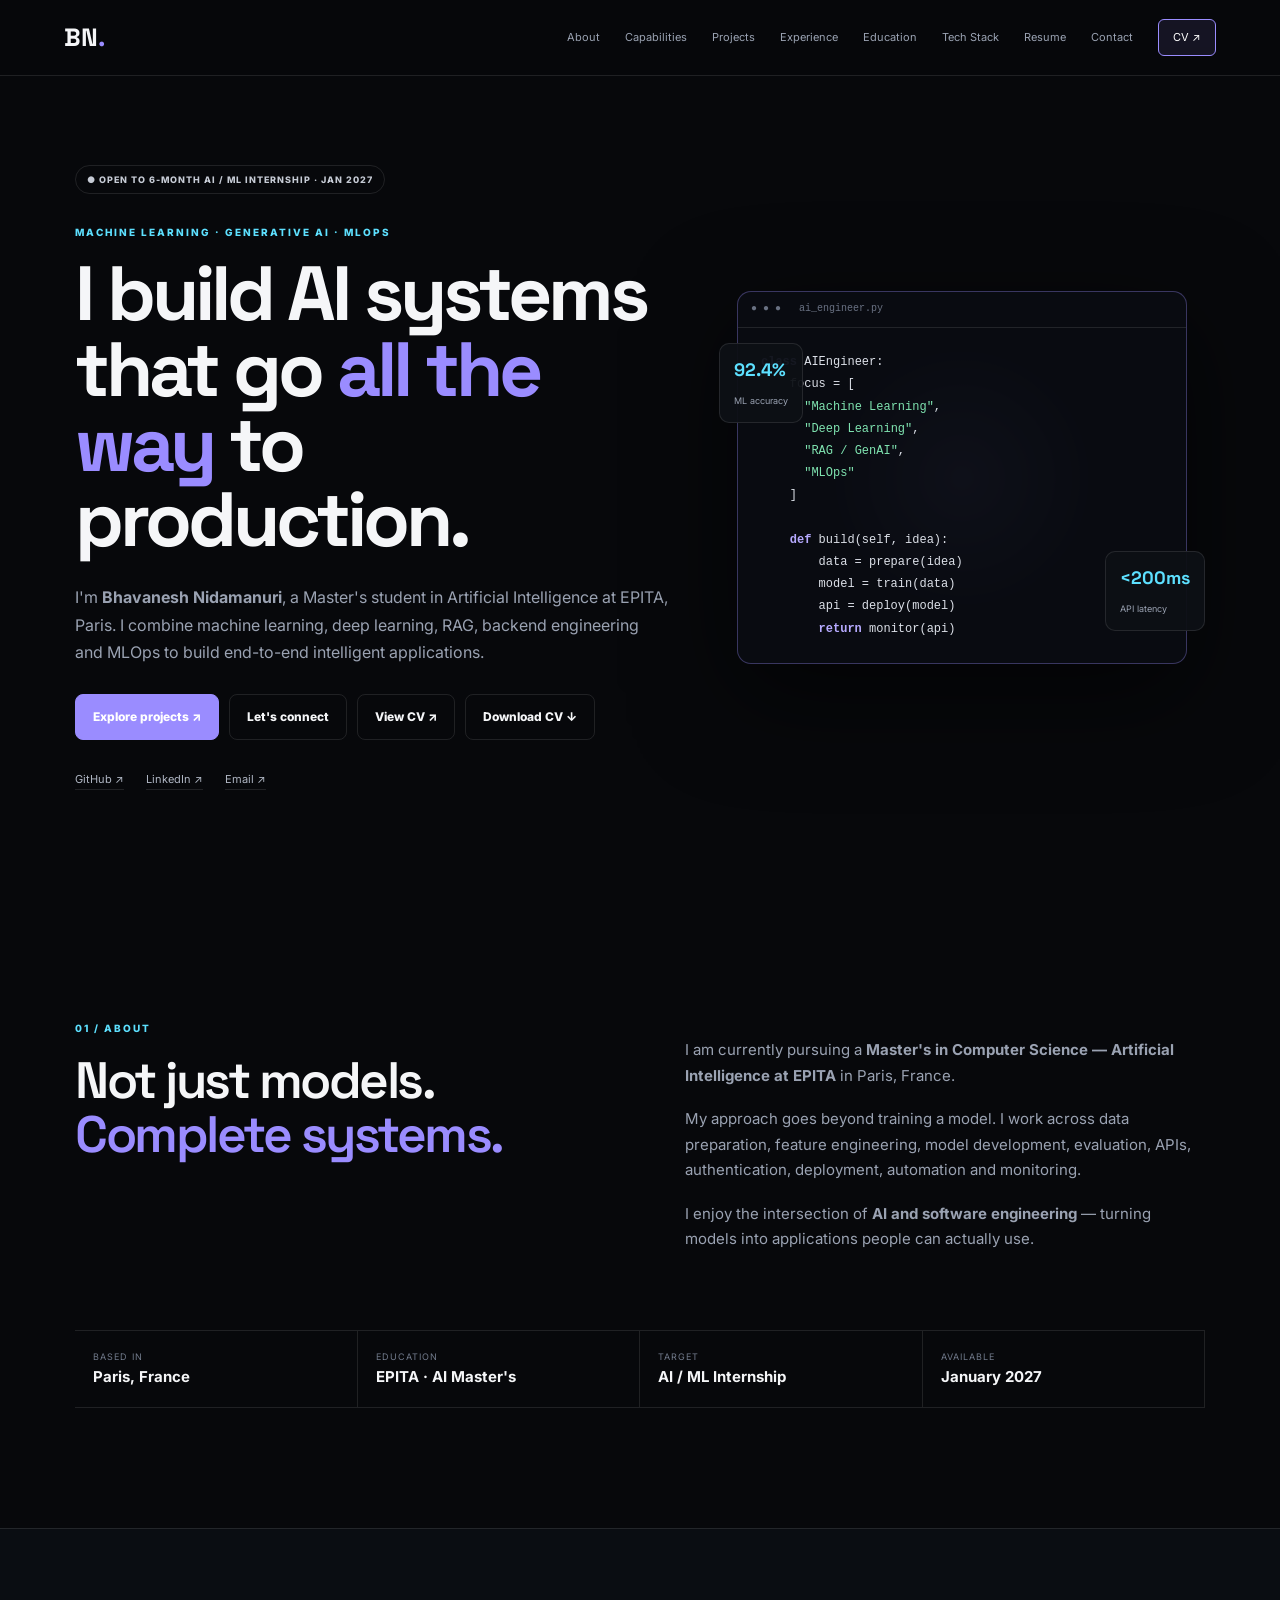
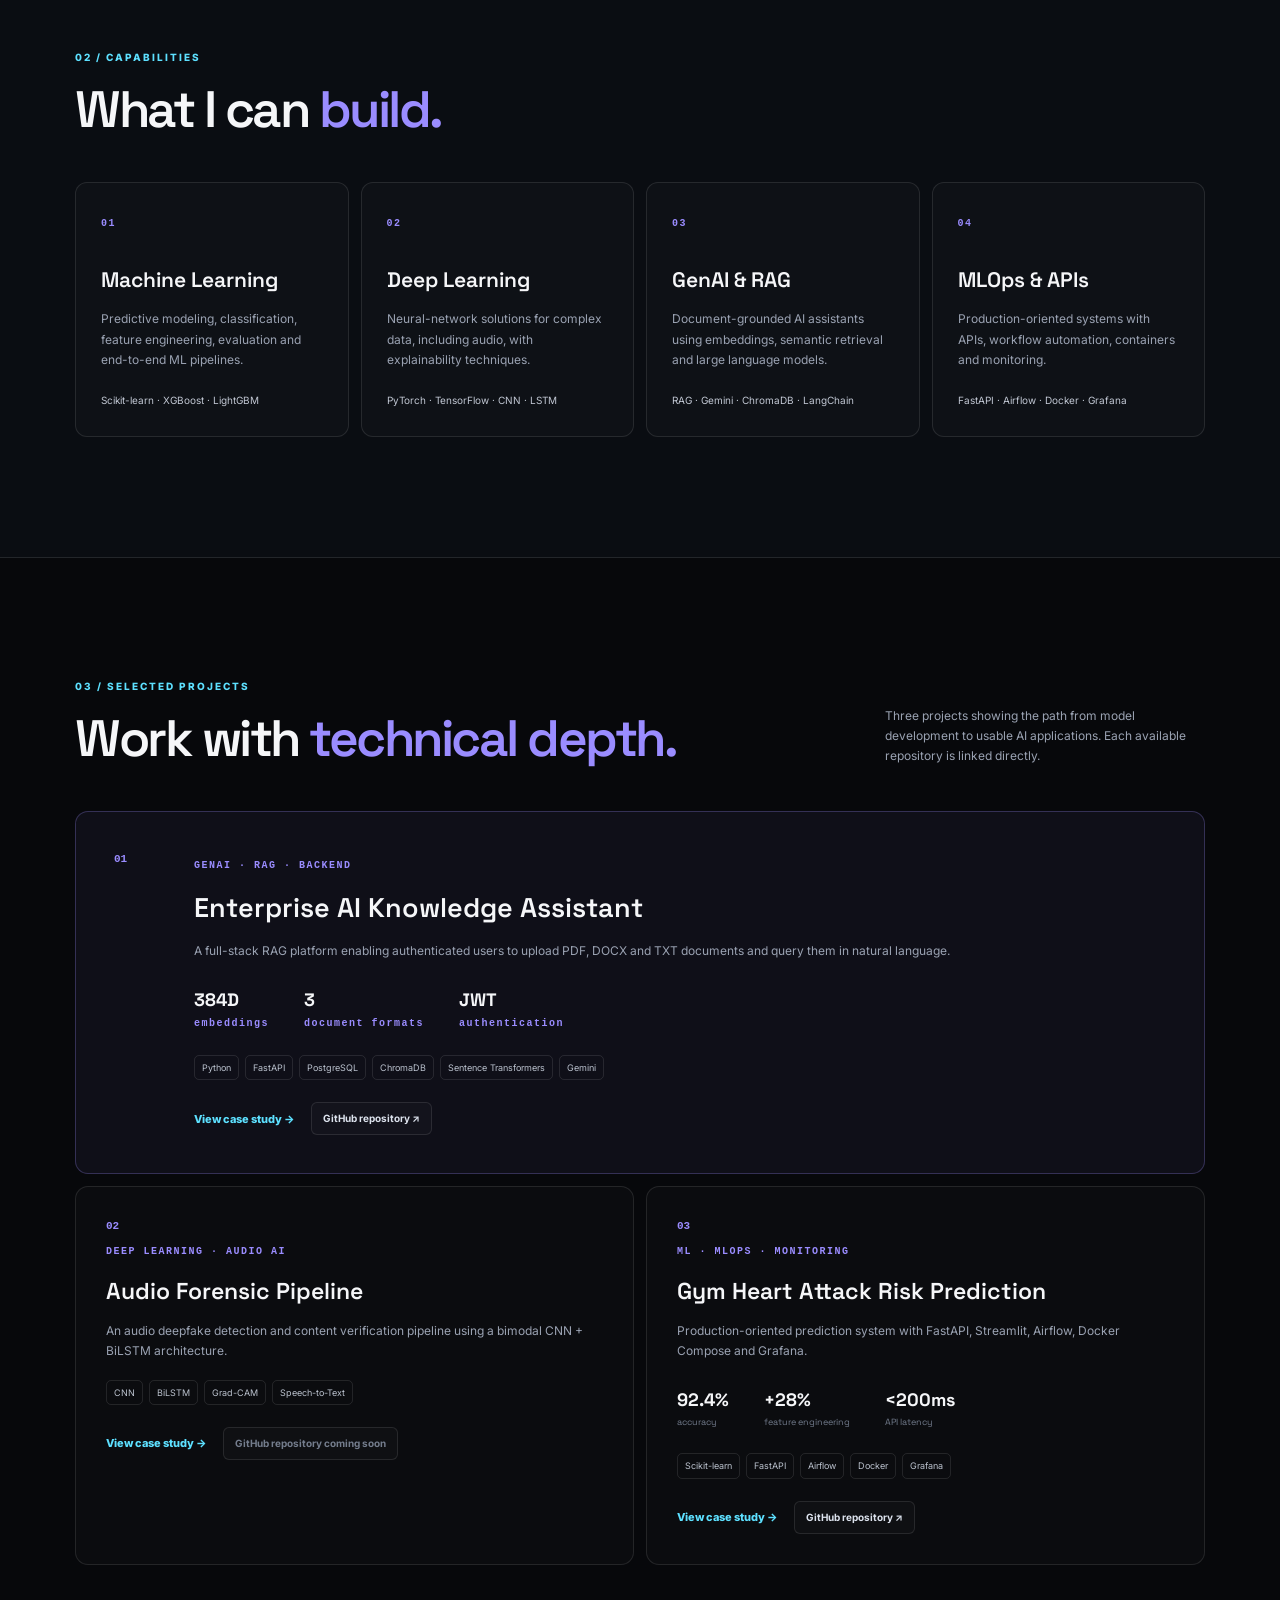
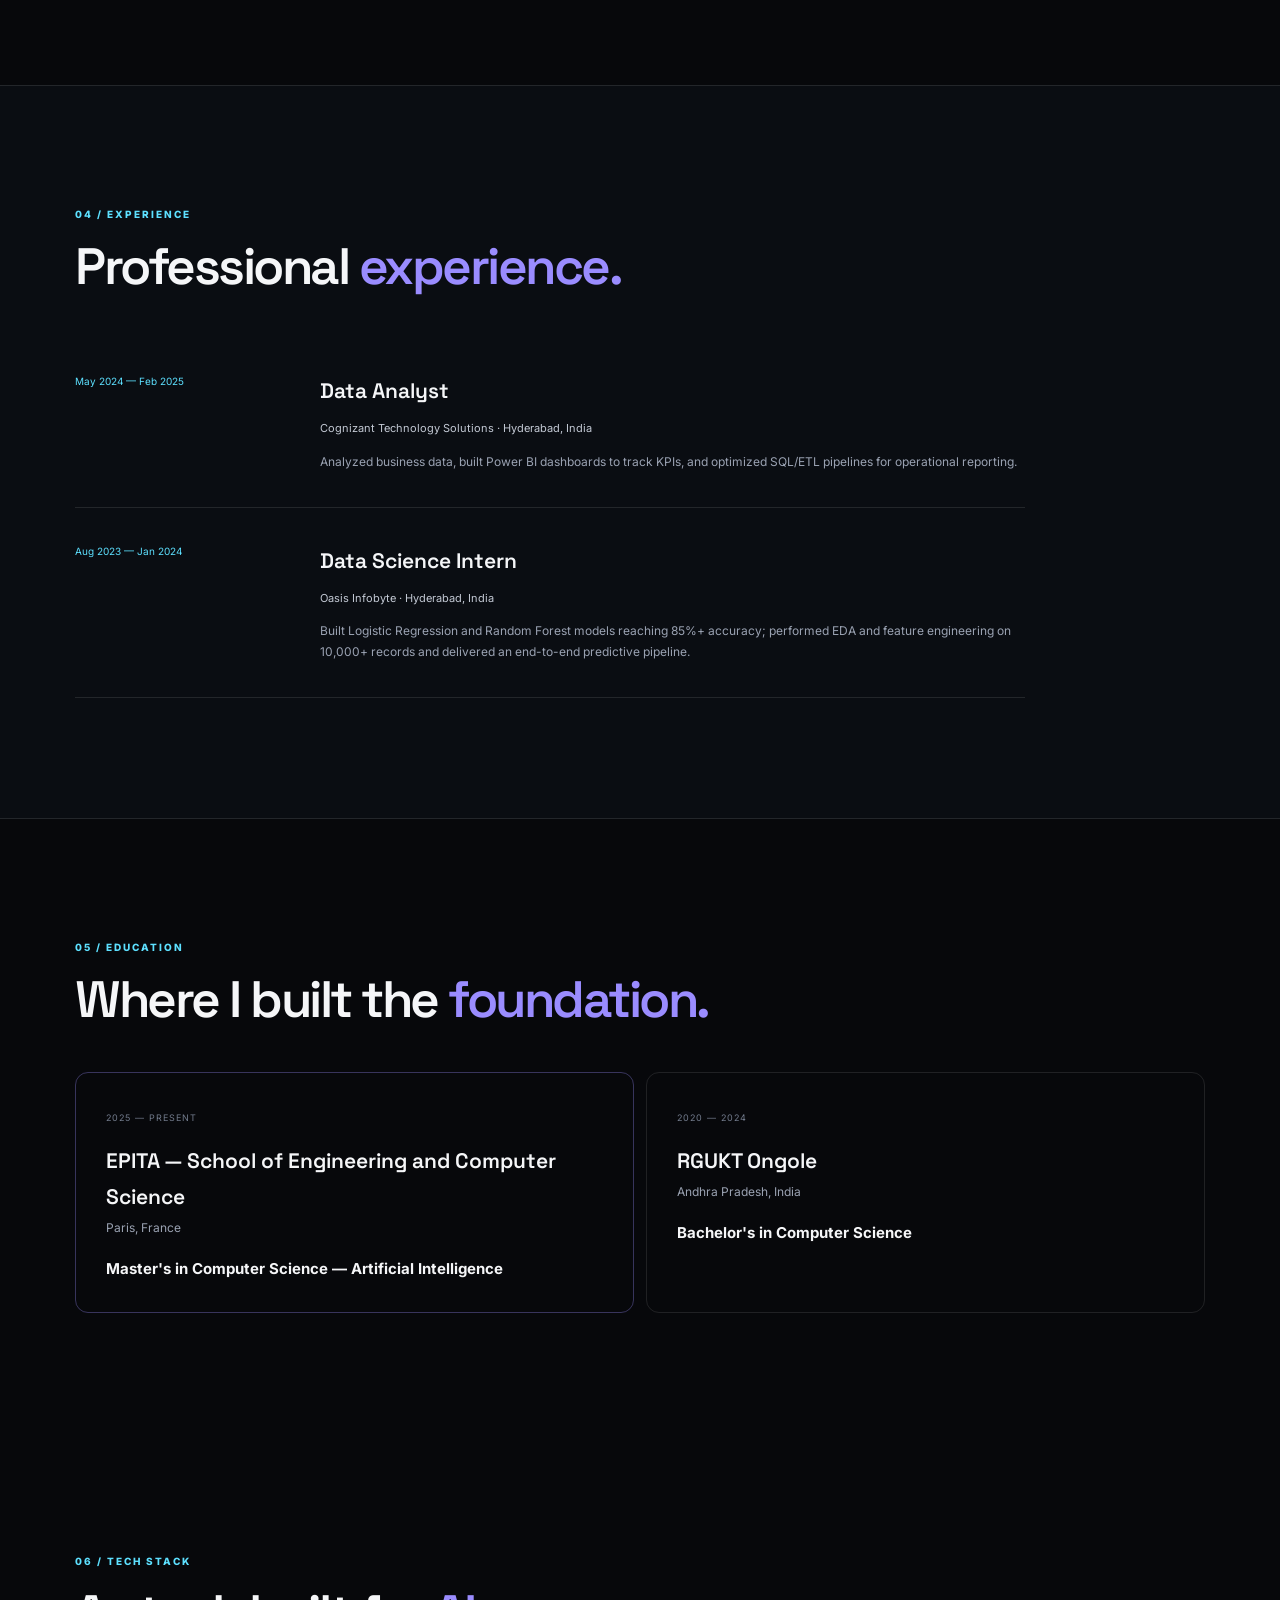
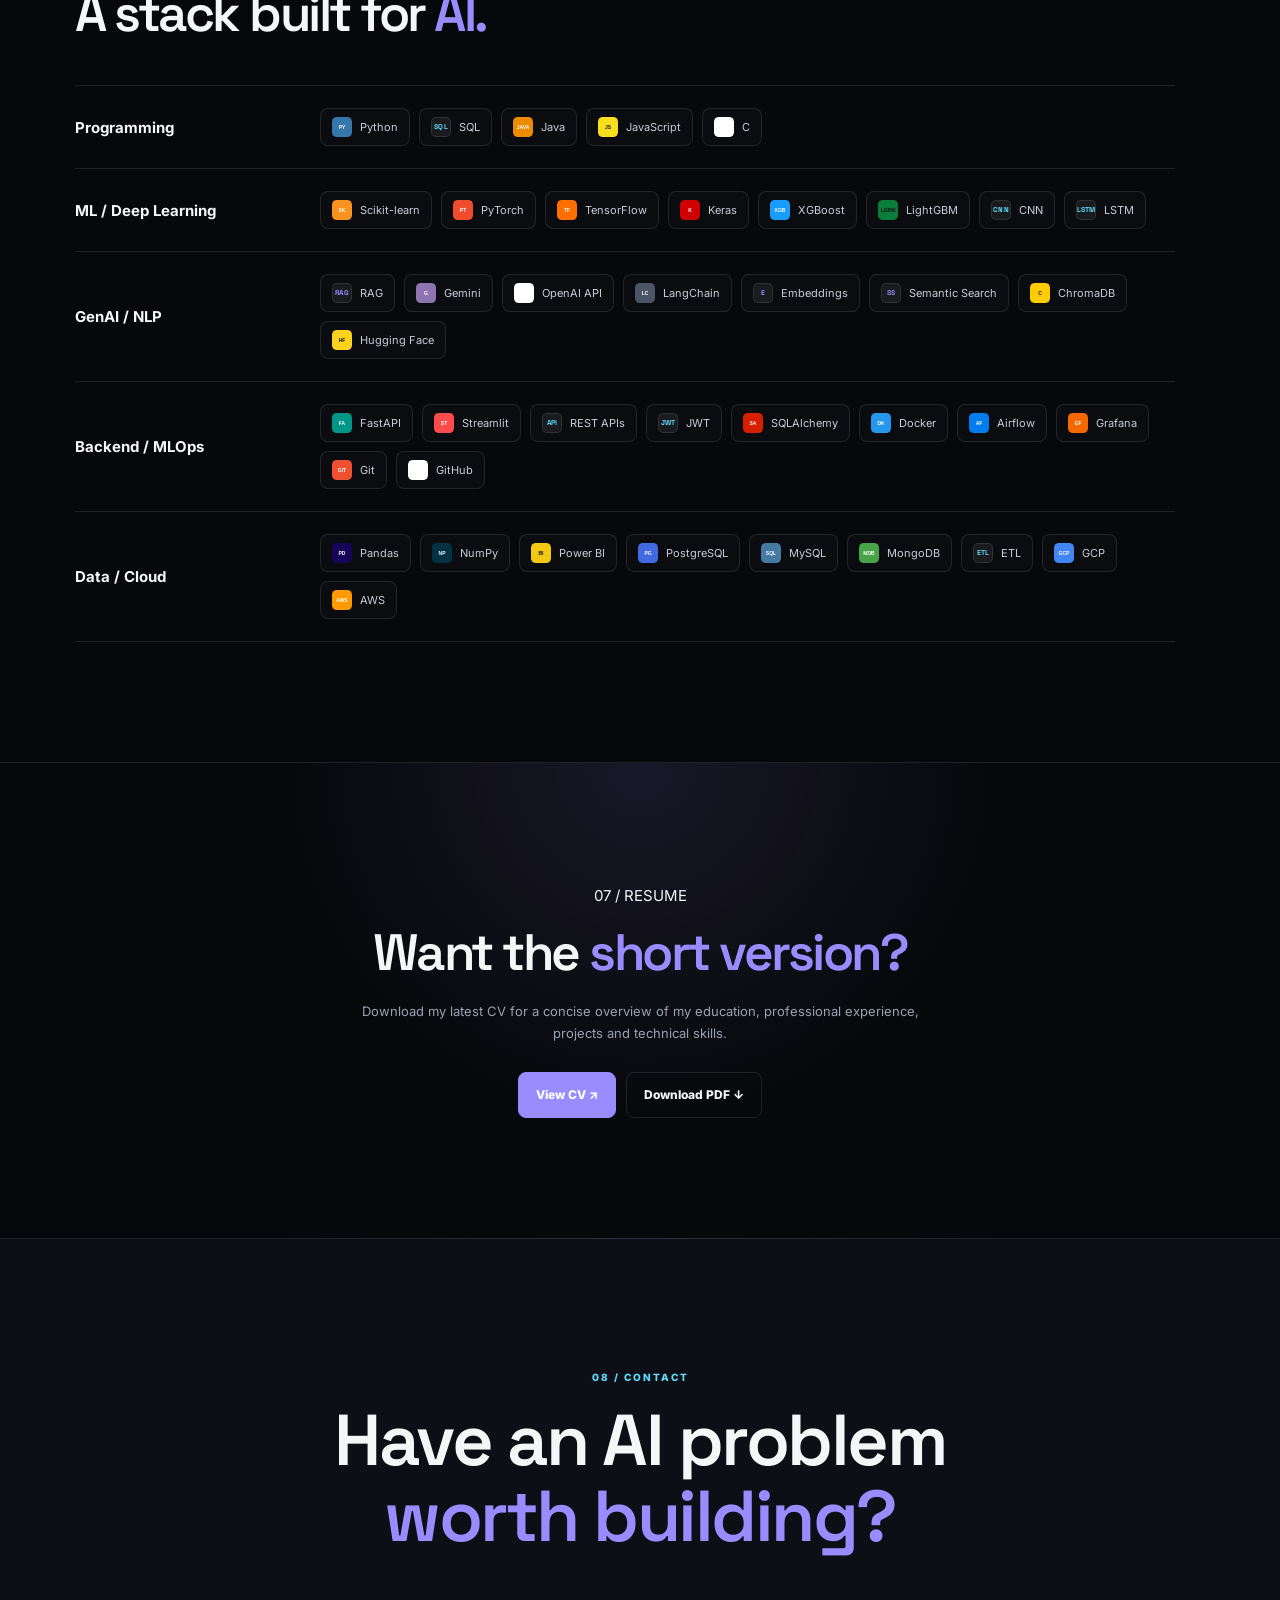
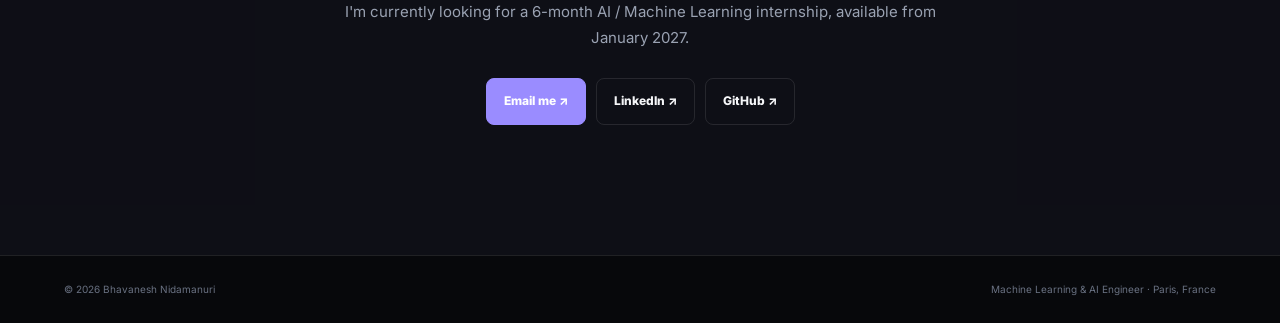
<file: index.html>
<!DOCTYPE html>
<html lang="en">

<head>

    <!-- =========================================================
         BASIC PAGE INFORMATION
    ========================================================== -->

    <meta charset="UTF-8">

    <meta
        name="viewport"
        content="width=device-width, initial-scale=1.0"
    >

    <meta
        name="description"
        content="Bhavanesh Nidamanuri — Machine Learning & AI Engineer portfolio."
    >

    <title>Bhavanesh Nidamanuri | AI Engineer</title>


    <!-- =========================================================
         GOOGLE FONTS
    ========================================================== -->

    <link rel="preconnect" href="https://fonts.googleapis.com">

    <link
        rel="preconnect"
        href="https://fonts.gstatic.com"
        crossorigin
    >

    <link
        href="https://fonts.googleapis.com/css2?family=Inter:wght@400;500;600;700;800&family=Space+Grotesk:wght@500;600;700&display=swap"
        rel="stylesheet"
    >


    <!-- =========================================================
         MAIN CSS
    ========================================================== -->

    <link rel="stylesheet" href="css/style.css">

</head>


<body>


    <!-- =========================================================
         NAVIGATION BAR
    ========================================================== -->

    <header>

        <!-- Logo -->
        <a class="logo" href="#home">
            BN<span>.</span>
        </a>


        <!-- Mobile Menu Button -->
        <button
            class="menu"
            type="button"
            aria-label="Open navigation menu"
        >
            ☰
        </button>


        <!-- Navigation Links -->
        <nav>

            <a href="#about">
                About
            </a>

            <a href="#capabilities">
                Capabilities
            </a>

            <a href="#projects">
                Projects
            </a>

            <a href="#experience">
                Experience
            </a>

            <a href="#education">
                Education
            </a>

            <a href="#tech-stack">
                Tech Stack
            </a>

            <a href="#resume">
                Resume
            </a>

            <a href="#contact">
                Contact
            </a>

            <a
                class="nav-cv"
                href="assets/resume/Bhavanesh_Nidamanuri_CV.pdf"
                target="_blank"
                rel="noopener"
            >
                CV ↗
            </a>

        </nav>

    </header>



    <!-- =========================================================
         MAIN CONTENT
    ========================================================== -->

    <main id="home">


        <!-- =====================================================
             HERO SECTION
        ====================================================== -->

        <section class="hero">

            <!-- Hero Text -->
            <div>

                <div class="availability">
                    ● OPEN TO 6-MONTH AI / ML INTERNSHIP · JAN 2027
                </div>


                <p class="kicker">
                    MACHINE LEARNING · GENERATIVE AI · MLOPS
                </p>


                <h1>
                    I build AI systems that go
                    <em>all the way</em>
                    to production.
                </h1>


                <p class="lead">

                    I'm
                    <strong>Bhavanesh Nidamanuri</strong>,
                    a Master's student in Artificial Intelligence at
                    EPITA, Paris.

                    I combine machine learning, deep learning,
                    RAG, backend engineering and MLOps to build
                    end-to-end intelligent applications.

                </p>


                <!-- Hero Buttons -->
                <div class="actions">

                    <a
                        class="btn primary"
                        href="#projects"
                    >
                        Explore projects ↗
                    </a>


                    <a
                        class="btn"
                        href="#contact"
                    >
                        Let's connect
                    </a>


                    <a
                        class="btn"
                        href="assets/resume/Bhavanesh_Nidamanuri_CV.pdf"
                        target="_blank"
                        rel="noopener"
                    >
                        View CV ↗
                    </a>


                    <a
                        class="btn"
                        href="assets/resume/Bhavanesh_Nidamanuri_CV.pdf"
                        download="Bhavanesh_Nidamanuri_CV.pdf"
                    >
                        Download CV ↓
                    </a>

                </div>


                <!-- Social Links -->
                <div class="links">

                    <a
                        href="https://github.com/bhavaneshn2002"
                        target="_blank"
                        rel="noopener"
                    >
                        GitHub ↗
                    </a>


                    <a
                        href="https://www.linkedin.com/in/bhavaneshnidamanuri"
                        target="_blank"
                        rel="noopener"
                    >
                        LinkedIn ↗
                    </a>


                    <a href="mailto:bhavaneshn2002@gmail.com">
                        Email ↗
                    </a>

                </div>

            </div>



            <!-- Hero Visual -->
            <div class="visual">

                <div class="orb"></div>


                <div class="code">

                    <div class="bar">
                        ● ● ● &nbsp; ai_engineer.py
                    </div>


                    <pre><b>class</b> AIEngineer:
    focus = [
      <i>"Machine Learning"</i>,
      <i>"Deep Learning"</i>,
      <i>"RAG / GenAI"</i>,
      <i>"MLOps"</i>
    ]

    <b>def</b> build(self, idea):
        data = prepare(idea)
        model = train(data)
        api = deploy(model)
        <b>return</b> monitor(api)</pre>

                </div>


                <!-- Floating Metric 1 -->
                <div class="float one">

                    <b>92.4%</b>

                    <small>
                        ML accuracy
                    </small>

                </div>


                <!-- Floating Metric 2 -->
                <div class="float two">

                    <b>&lt;200ms</b>

                    <small>
                        API latency
                    </small>

                </div>

            </div>

        </section>



        <!-- =====================================================
             ABOUT SECTION
        ====================================================== -->

        <section
            class="section"
            id="about"
        >

            <label>
                01 / ABOUT
            </label>


            <div class="split">

                <h2>
                    Not just models.
                    <br>
                    <span>Complete systems.</span>
                </h2>


                <div class="prose">

                    <p>

                        I am currently pursuing a
                        <strong>
                            Master's in Computer Science —
                            Artificial Intelligence at EPITA
                        </strong>
                        in Paris, France.

                    </p>


                    <p>

                        My approach goes beyond training a model.
                        I work across data preparation,
                        feature engineering, model development,
                        evaluation, APIs, authentication,
                        deployment, automation and monitoring.

                    </p>


                    <p>

                        I enjoy the intersection of
                        <strong>AI and software engineering</strong>
                        — turning models into applications
                        people can actually use.

                    </p>

                </div>

            </div>


            <!-- Quick Facts -->

            <div class="facts">

                <div>

                    <small>
                        Based in
                    </small>

                    <b>
                        Paris, France
                    </b>

                </div>


                <div>

                    <small>
                        Education
                    </small>

                    <b>
                        EPITA · AI Master's
                    </b>

                </div>


                <div>

                    <small>
                        Target
                    </small>

                    <b>
                        AI / ML Internship
                    </b>

                </div>


                <div>

                    <small>
                        Available
                    </small>

                    <b>
                        January 2027
                    </b>

                </div>

            </div>

        </section>



        <!-- =====================================================
             CAPABILITIES SECTION
        ====================================================== -->

        <section
            class="section dark"
            id="capabilities"
        >

            <label>
                02 / CAPABILITIES
            </label>


            <h2>
                What I can
                <span>build.</span>
            </h2>


            <div class="cards">


                <!-- Machine Learning -->

                <article>

                    <b>01</b>

                    <h3>
                        Machine Learning
                    </h3>

                    <p>
                        Predictive modeling, classification,
                        feature engineering, evaluation and
                        end-to-end ML pipelines.
                    </p>

                    <small>
                        Scikit-learn · XGBoost · LightGBM
                    </small>

                </article>


                <!-- Deep Learning -->

                <article>

                    <b>02</b>

                    <h3>
                        Deep Learning
                    </h3>

                    <p>
                        Neural-network solutions for complex data,
                        including audio, with explainability
                        techniques.
                    </p>

                    <small>
                        PyTorch · TensorFlow · CNN · LSTM
                    </small>

                </article>


                <!-- GenAI -->

                <article>

                    <b>03</b>

                    <h3>
                        GenAI &amp; RAG
                    </h3>

                    <p>
                        Document-grounded AI assistants using
                        embeddings, semantic retrieval and
                        large language models.
                    </p>

                    <small>
                        RAG · Gemini · ChromaDB · LangChain
                    </small>

                </article>


                <!-- MLOps -->

                <article>

                    <b>04</b>

                    <h3>
                        MLOps &amp; APIs
                    </h3>

                    <p>
                        Production-oriented systems with APIs,
                        workflow automation, containers and
                        monitoring.
                    </p>

                    <small>
                        FastAPI · Airflow · Docker · Grafana
                    </small>

                </article>

            </div>

        </section>



        <!-- =====================================================
             PROJECTS SECTION
        ====================================================== -->

        <section
            class="section"
            id="projects"
        >

            <label>
                03 / SELECTED PROJECTS
            </label>


            <div class="heading">

                <h2>
                    Work with
                    <span>technical depth.</span>
                </h2>


                <p>
                    Three projects showing the path from model
                    development to usable AI applications.
                    Each available repository is linked directly.
                </p>

            </div>



            <!-- =================================================
                 PROJECT 01
            ================================================== -->

            <article class="project featured">

                <div class="num">
                    01
                </div>


                <div>

                    <small>
                        GENAI · RAG · BACKEND
                    </small>


                    <h3>
                        Enterprise AI Knowledge Assistant
                    </h3>


                    <p>
                        A full-stack RAG platform enabling
                        authenticated users to upload PDF,
                        DOCX and TXT documents and query them
                        in natural language.
                    </p>


                    <div class="metrics">

                        <b>
                            384D
                            <small>
                                embeddings
                            </small>
                        </b>


                        <b>
                            3
                            <small>
                                document formats
                            </small>
                        </b>


                        <b>
                            JWT
                            <small>
                                authentication
                            </small>
                        </b>

                    </div>


                    <div class="chips">

                        <i>Python</i>
                        <i>FastAPI</i>
                        <i>PostgreSQL</i>
                        <i>ChromaDB</i>
                        <i>Sentence Transformers</i>
                        <i>Gemini</i>

                    </div>


                    <div class="project-actions">

                        <a
                            class="case"
                            href="projects/enterprise-ai-rag.html"
                        >
                            View case study →
                        </a>

                        <a
                            class="repo"
                            href="https://github.com/bhavaneshn2002/enterprise-ai-knowledge-assistant"
                            target="_blank"
                            rel="noopener noreferrer"
                        >
                            GitHub repository ↗
                        </a>

                    </div>

                </div>

            </article>



            <!-- =================================================
                 PROJECT 02 + PROJECT 03
            ================================================== -->

            <div class="projectgrid">


                <!-- Project 02 -->

                <article class="project">

                    <div class="num">
                        02
                    </div>


                    <small>
                        DEEP LEARNING · AUDIO AI
                    </small>


                    <h3>
                        Audio Forensic Pipeline
                    </h3>


                    <p>
                        An audio deepfake detection and content
                        verification pipeline using a bimodal
                        CNN + BiLSTM architecture.
                    </p>


                    <div class="chips">

                        <i>CNN</i>
                        <i>BiLSTM</i>
                        <i>Grad-CAM</i>
                        <i>Speech-to-Text</i>

                    </div>


                    <div class="project-actions">

                        <a
                            class="case"
                            href="projects/audio-forensic.html"
                        >
                            View case study →
                        </a>

                        <span class="repo muted-repo">
                            GitHub repository coming soon
                        </span>

                    </div>

                </article>



                <!-- Project 03 -->

                <article class="project">

                    <div class="num">
                        03
                    </div>


                    <small>
                        ML · MLOPS · MONITORING
                    </small>


                    <h3>
                        Gym Heart Attack Risk Prediction
                    </h3>


                    <p>
                        Production-oriented prediction system
                        with FastAPI, Streamlit, Airflow,
                        Docker Compose and Grafana.
                    </p>


                    <div class="metrics">

                        <b>
                            92.4%
                            <small>
                                accuracy
                            </small>
                        </b>


                        <b>
                            +28%
                            <small>
                                feature engineering
                            </small>
                        </b>


                        <b>
                            &lt;200ms
                            <small>
                                API latency
                            </small>
                        </b>

                    </div>


                    <div class="chips">

                        <i>Scikit-learn</i>
                        <i>FastAPI</i>
                        <i>Airflow</i>
                        <i>Docker</i>
                        <i>Grafana</i>

                    </div>


                    <div class="project-actions">

                        <a
                            class="case"
                            href="projects/gym-mlops.html"
                        >
                            View case study →
                        </a>

                        <a
                            class="repo"
                            href="https://github.com/SalimHossain118/heart-gym-ml-prod"
                            target="_blank"
                            rel="noopener noreferrer"
                        >
                            GitHub repository ↗
                        </a>

                    </div>

                </article>

            </div>

        </section>



        <!-- =====================================================
             EXPERIENCE SECTION
        ====================================================== -->

        <section
            class="section dark"
            id="experience"
        >

            <label>
                04 / EXPERIENCE
            </label>


            <h2>
                Professional
                <span>experience.</span>
            </h2>


            <div class="timeline">


                <!-- Cognizant -->

                <article>

                    <time>
                        May 2024 — Feb 2025
                    </time>


                    <div>

                        <h3>
                            Data Analyst
                        </h3>


                        <small>
                            Cognizant Technology Solutions ·
                            Hyderabad, India
                        </small>


                        <p>
                            Analyzed business data, built Power BI
                            dashboards to track KPIs, and optimized
                            SQL/ETL pipelines for operational reporting.
                        </p>

                    </div>

                </article>



                <!-- Oasis Infobyte -->

                <article>

                    <time>
                        Aug 2023 — Jan 2024
                    </time>


                    <div>

                        <h3>
                            Data Science Intern
                        </h3>


                        <small>
                            Oasis Infobyte · Hyderabad, India
                        </small>


                        <p>
                            Built Logistic Regression and Random
                            Forest models reaching 85%+ accuracy;
                            performed EDA and feature engineering
                            on 10,000+ records and delivered an
                            end-to-end predictive pipeline.
                        </p>

                    </div>

                </article>

            </div>

        </section>



        <!-- =====================================================
             EDUCATION SECTION
        ====================================================== -->

        <section
            class="section"
            id="education"
        >

            <label>
                05 / EDUCATION
            </label>


            <h2>
                Where I built the
                <span>foundation.</span>
            </h2>


            <div class="edu">


                <!-- EPITA -->

                <article>

                    <small>
                        2025 — PRESENT
                    </small>


                    <h3>
                        EPITA — School of Engineering
                        and Computer Science
                    </h3>


                    <p>
                        Paris, France
                    </p>


                    <b>
                        Master's in Computer Science —
                        Artificial Intelligence
                    </b>

                </article>



                <!-- RGUKT -->

                <article>

                    <small>
                        2020 — 2024
                    </small>


                    <h3>
                        RGUKT Ongole
                    </h3>


                    <p>
                        Andhra Pradesh, India
                    </p>


                    <b>
                        Bachelor's in Computer Science
                    </b>

                </article>

            </div>

        </section>



        <!-- =====================================================
             TECH STACK SECTION
        ====================================================== -->

        <section
            class="section"
            id="tech-stack"
        >

            <label>
                06 / TECH STACK
            </label>


            <h2>
                A stack built for
                <span>AI.</span>
            </h2>


            <div class="skills tech-stack-grid">


                <!-- =================================================
                     PROGRAMMING
                ================================================== -->

                <div class="skill-row">

                    <b>
                        Programming
                    </b>


                    <div class="tech-list">

                        <span class="tech-item">
                            <img
                                src="assets/logos/python.svg"
                                alt="Python"
                            >
                            Python
                        </span>


                        <span class="tech-item">
                            <span class="tech-badge">
                                SQL
                            </span>
                            SQL
                        </span>


                        <span class="tech-item">
                            <img
                                src="assets/logos/openjdk.svg"
                                alt="Java"
                            >
                            Java
                        </span>


                        <span class="tech-item">
                            <img
                                src="assets/logos/javascript.svg"
                                alt="JavaScript"
                            >
                            JavaScript
                        </span>


                        <span class="tech-item">
                            <img
                                src="assets/logos/c.svg"
                                alt="C"
                            >
                            C
                        </span>

                    </div>

                </div>



                <!-- =================================================
                     ML / DEEP LEARNING
                ================================================== -->

                <div class="skill-row">

                    <b>
                        ML / Deep Learning
                    </b>


                    <div class="tech-list">

                        <span class="tech-item">
                            <img
                                src="assets/logos/scikitlearn.svg"
                                alt="Scikit-learn"
                            >
                            Scikit-learn
                        </span>


                        <span class="tech-item">
                            <img
                                src="assets/logos/pytorch.svg"
                                alt="PyTorch"
                            >
                            PyTorch
                        </span>


                        <span class="tech-item">
                            <img
                                src="assets/logos/tensorflow.svg"
                                alt="TensorFlow"
                            >
                            TensorFlow
                        </span>


                        <span class="tech-item">
                            <img
                                src="assets/logos/keras.svg"
                                alt="Keras"
                            >
                            Keras
                        </span>


                        <span class="tech-item">
                            <img
                                src="assets/logos/xgboost.svg"
                                alt="XGBoost"
                            >
                            XGBoost
                        </span>


                        <span class="tech-item">
                            <img
                                src="assets/logos/lightgbm.svg"
                                alt="LightGBM"
                            >
                            LightGBM
                        </span>


                        <span class="tech-item">
                            <span class="tech-badge">
                                CNN
                            </span>
                            CNN
                        </span>


                        <span class="tech-item">
                            <span class="tech-badge">
                                LSTM
                            </span>
                            LSTM
                        </span>

                    </div>

                </div>



                <!-- =================================================
                     GENAI / NLP
                ================================================== -->

                <div class="skill-row">

                    <b>
                        GenAI / NLP
                    </b>


                    <div class="tech-list">

                        <span class="tech-item">
                            <span class="tech-badge ai">
                                RAG
                            </span>
                            RAG
                        </span>


                        <span class="tech-item">
                            <img
                                src="assets/logos/googlegemini.svg"
                                alt="Google Gemini"
                            >
                            Gemini
                        </span>


                        <span class="tech-item">
                            <img
                                src="assets/logos/openai.svg"
                                alt="OpenAI"
                            >
                            OpenAI API
                        </span>


                        <span class="tech-item">
                            <img
                                src="assets/logos/langchain.svg"
                                alt="LangChain"
                            >
                            LangChain
                        </span>


                        <span class="tech-item">
                            <span class="tech-badge ai">
                                E
                            </span>
                            Embeddings
                        </span>


                        <span class="tech-item">
                            <span class="tech-badge ai">
                                SS
                            </span>
                            Semantic Search
                        </span>


                        <span class="tech-item">
                            <img
                                src="assets/logos/chroma.svg"
                                alt="ChromaDB"
                            >
                            ChromaDB
                        </span>


                        <span class="tech-item">
                            <img
                                src="assets/logos/huggingface.svg"
                                alt="Hugging Face"
                            >
                            Hugging Face
                        </span>

                    </div>

                </div>



                <!-- =================================================
                     BACKEND / MLOPS
                ================================================== -->

                <div class="skill-row">

                    <b>
                        Backend / MLOps
                    </b>


                    <div class="tech-list">

                        <span class="tech-item">
                            <img
                                src="assets/logos/fastapi.svg"
                                alt="FastAPI"
                            >
                            FastAPI
                        </span>


                        <span class="tech-item">
                            <img
                                src="assets/logos/streamlit.svg"
                                alt="Streamlit"
                            >
                            Streamlit
                        </span>


                        <span class="tech-item">
                            <span class="tech-badge">
                                API
                            </span>
                            REST APIs
                        </span>


                        <span class="tech-item">
                            <span class="tech-badge">
                                JWT
                            </span>
                            JWT
                        </span>


                        <span class="tech-item">
                            <img
                                src="assets/logos/sqlalchemy.svg"
                                alt="SQLAlchemy"
                            >
                            SQLAlchemy
                        </span>


                        <span class="tech-item">
                            <img
                                src="assets/logos/docker.svg"
                                alt="Docker"
                            >
                            Docker
                        </span>


                        <span class="tech-item">
                            <img
                                src="assets/logos/apacheairflow.svg"
                                alt="Apache Airflow"
                            >
                            Airflow
                        </span>


                        <span class="tech-item">
                            <img
                                src="assets/logos/grafana.svg"
                                alt="Grafana"
                            >
                            Grafana
                        </span>


                        <span class="tech-item">
                            <img
                                src="assets/logos/git.svg"
                                alt="Git"
                            >
                            Git
                        </span>


                        <span class="tech-item">
                            <img
                                src="assets/logos/github.svg"
                                alt="GitHub"
                            >
                            GitHub
                        </span>

                    </div>

                </div>



                <!-- =================================================
                     DATA / CLOUD
                ================================================== -->

                <div class="skill-row">

                    <b>
                        Data / Cloud
                    </b>


                    <div class="tech-list">

                        <span class="tech-item">
                            <img
                                src="assets/logos/pandas.svg"
                                alt="Pandas"
                            >
                            Pandas
                        </span>


                        <span class="tech-item">
                            <img
                                src="assets/logos/numpy.svg"
                                alt="NumPy"
                            >
                            NumPy
                        </span>


                        <span class="tech-item">
                            <img
                                src="assets/logos/powerbi.svg"
                                alt="Power BI"
                            >
                            Power BI
                        </span>


                        <span class="tech-item">
                            <img
                                src="assets/logos/postgresql.svg"
                                alt="PostgreSQL"
                            >
                            PostgreSQL
                        </span>


                        <span class="tech-item">
                            <img
                                src="assets/logos/mysql.svg"
                                alt="MySQL"
                            >
                            MySQL
                        </span>


                        <span class="tech-item">
                            <img
                                src="assets/logos/mongodb.svg"
                                alt="MongoDB"
                            >
                            MongoDB
                        </span>


                        <span class="tech-item">
                            <span class="tech-badge">
                                ETL
                            </span>
                            ETL
                        </span>


                        <span class="tech-item">
                            <img
                                src="assets/logos/googlecloud.svg"
                                alt="Google Cloud"
                            >
                            GCP
                        </span>


                        <span class="tech-item">
                            <img
                                src="assets/logos/amazonwebservices.svg"
                                alt="AWS"
                            >
                            AWS
                        </span>

                    </div>

                </div>

            </div>

        </section>



        <!-- =====================================================
             RESUME SECTION
        ====================================================== -->

        <section
            class="resume-section"
            id="resume"
        >

            <div class="resume-content">

                <p class="section-label">
                    07 / RESUME
                </p>


                <h2>
                    Want the
                    <span>short version?</span>
                </h2>


                <p>
                    Download my latest CV for a concise overview
                    of my education, professional experience,
                    projects and technical skills.
                </p>


                <div class="actions center">

                    <a
                        class="btn primary"
                        href="assets/resume/Bhavanesh_Nidamanuri_CV.pdf"
                        target="_blank"
                        rel="noopener"
                    >
                        View CV ↗
                    </a>


                    <a
                        class="btn"
                        href="assets/resume/Bhavanesh_Nidamanuri_CV.pdf"
                        download="Bhavanesh_Nidamanuri_CV.pdf"
                    >
                        Download PDF ↓
                    </a>

                </div>

            </div>

        </section>



        <!-- =====================================================
             CONTACT SECTION
        ====================================================== -->

        <section
            class="contact"
            id="contact"
        >

            <label>
                08 / CONTACT
            </label>


            <h2>
                Have an AI problem
                <br>
                <span>worth building?</span>
            </h2>


            <p>
                I'm currently looking for a 6-month AI /
                Machine Learning internship, available
                from January 2027.
            </p>


            <div class="actions center">

                <a
                    class="btn primary"
                    href="mailto:bhavaneshn2002@gmail.com"
                >
                    Email me ↗
                </a>


                <a
                    class="btn"
                    href="https://www.linkedin.com/in/bhavaneshnidamanuri"
                    target="_blank"
                    rel="noopener"
                >
                    LinkedIn ↗
                </a>


                <a
                    class="btn"
                    href="https://github.com/bhavaneshn2002"
                    target="_blank"
                    rel="noopener"
                >
                    GitHub ↗
                </a>

            </div>

        </section>

    </main>



    <!-- =========================================================
         FOOTER
    ========================================================== -->

    <footer>

        <span>
            © 2026 Bhavanesh Nidamanuri
        </span>


        <span>
            Machine Learning &amp; AI Engineer · Paris, France
        </span>

    </footer>



    <!-- =========================================================
         JAVASCRIPT
    ========================================================== -->

    <script src="js/script.js"></script>

</body>

</html>
</file>
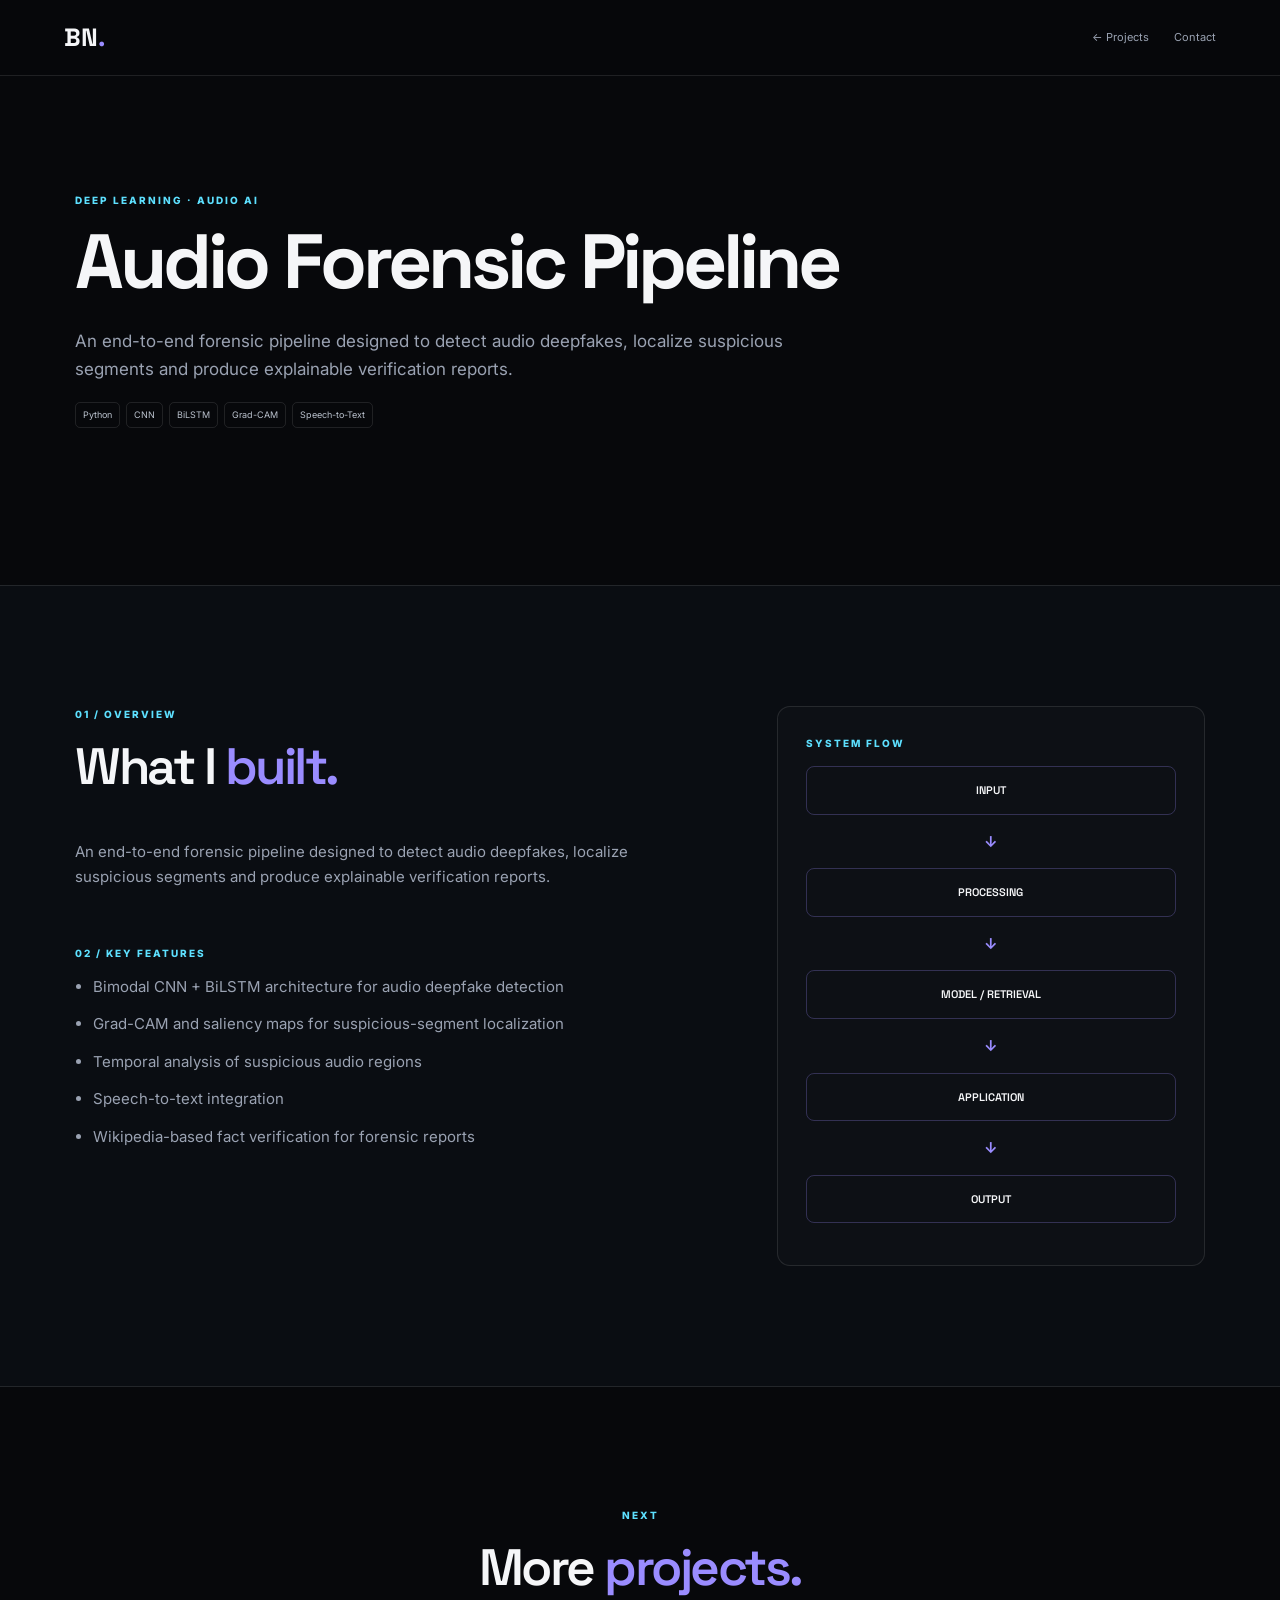
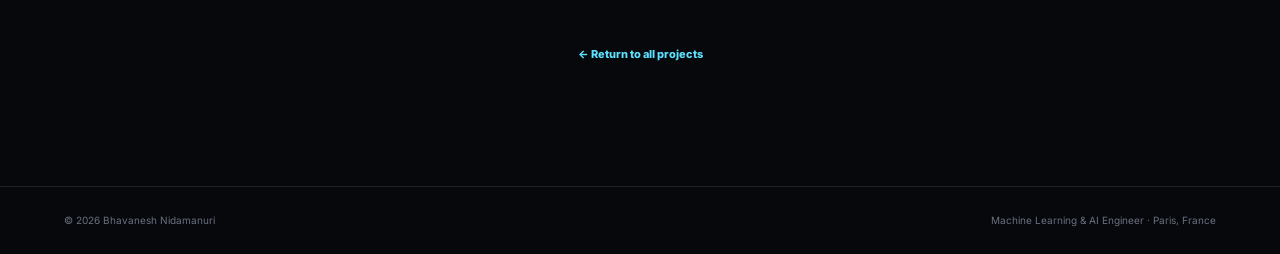
<file: projects/audio-forensic.html>
<!doctype html><html lang="en"><head><meta charset="utf-8"><meta name="viewport" content="width=device-width,initial-scale=1"><title>Audio Forensic Pipeline | Bhavanesh Nidamanuri</title><link rel="preconnect" href="https://fonts.googleapis.com"><link rel="preconnect" href="https://fonts.gstatic.com" crossorigin><link href="https://fonts.googleapis.com/css2?family=Inter:wght@400;500;600;700;800&family=Space+Grotesk:wght@500;600;700&display=swap" rel="stylesheet"><link rel="stylesheet" href="../css/style.css"></head><body><header><a class="logo" href="../index.html">BN<span>.</span></a><nav><a href="../index.html#projects">← Projects</a><a href="../index.html#contact">Contact</a></nav></header><main><section class="section casehero"><label>DEEP LEARNING · AUDIO AI</label><h1>Audio Forensic Pipeline</h1><p>An end-to-end forensic pipeline designed to detect audio deepfakes, localize suspicious segments and produce explainable verification reports.</p><div class="chips"><i>Python</i><i>CNN</i><i>BiLSTM</i><i>Grad-CAM</i><i>Speech-to-Text</i></div></section><section class="section dark"><div class="casegrid"><div><label>01 / OVERVIEW</label><h2>What I <span>built.</span></h2><p class="casep">An end-to-end forensic pipeline designed to detect audio deepfakes, localize suspicious segments and produce explainable verification reports.</p><label class="spaced">02 / KEY FEATURES</label><ul class="case-list"><li>Bimodal CNN + BiLSTM architecture for audio deepfake detection</li><li>Grad-CAM and saliency maps for suspicious-segment localization</li><li>Temporal analysis of suspicious audio regions</li><li>Speech-to-text integration</li><li>Wikipedia-based fact verification for forensic reports</li></ul></div><aside class="architecture"><label>SYSTEM FLOW</label><div>INPUT</div><b>↓</b><div>PROCESSING</div><b>↓</b><div>MODEL / RETRIEVAL</div><b>↓</b><div>APPLICATION</div><b>↓</b><div>OUTPUT</div></aside></div></section><section class="section centersection"><label>NEXT</label><h2>More <span>projects.</span></h2><a class="case" href="../index.html#projects">← Return to all projects</a></section></main><footer>© 2026 Bhavanesh Nidamanuri <span>Machine Learning & AI Engineer · Paris, France</span></footer></body></html>
</file>
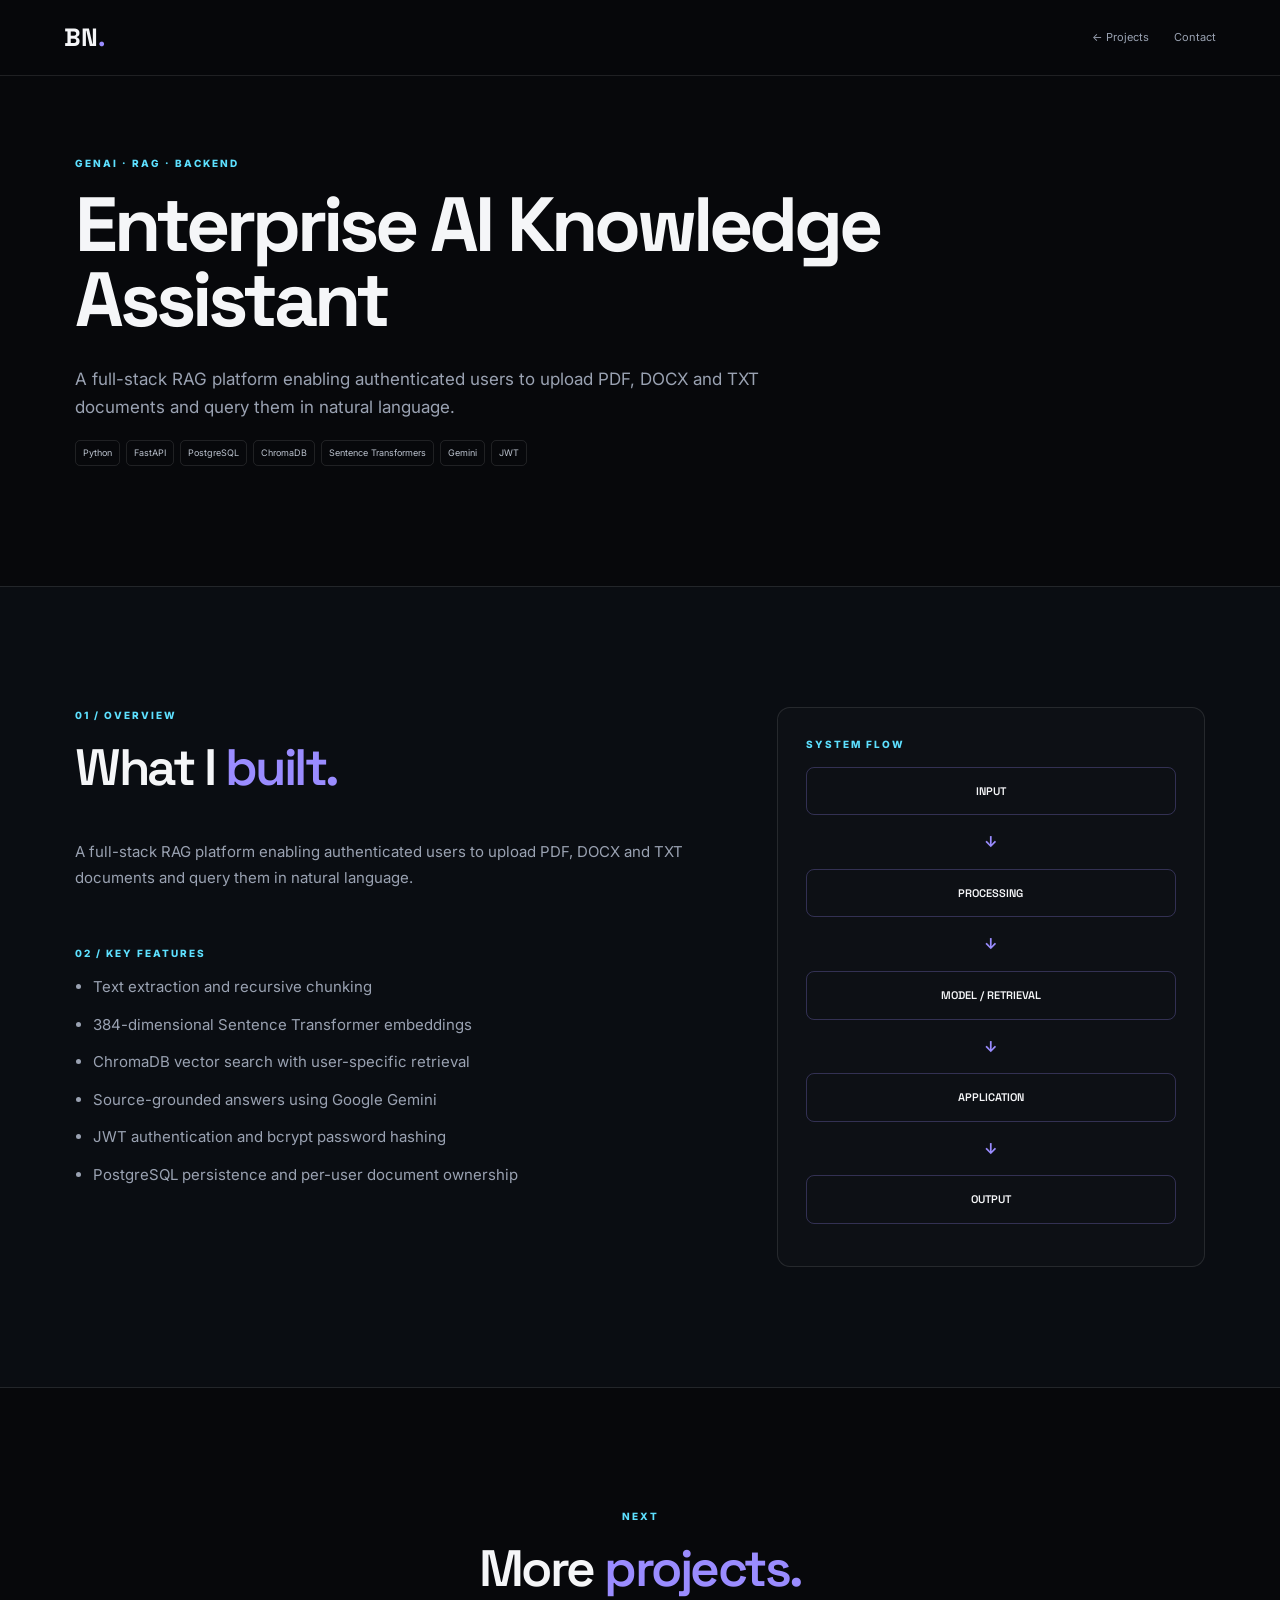
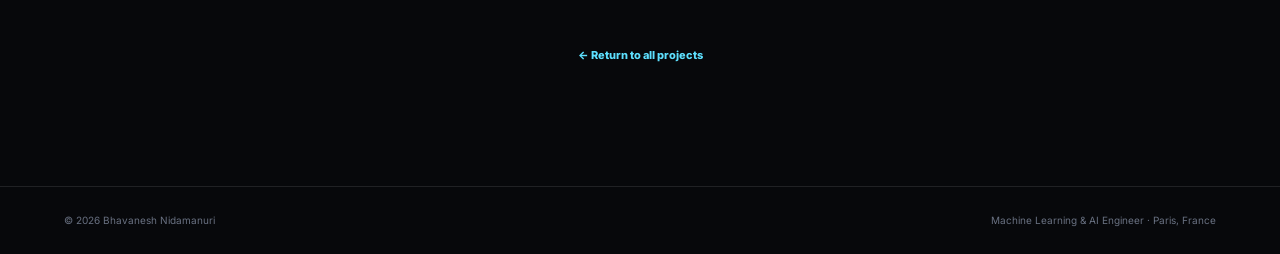
<file: projects/enterprise-ai-rag.html>
<!doctype html><html lang="en"><head><meta charset="utf-8"><meta name="viewport" content="width=device-width,initial-scale=1"><title>Enterprise AI Knowledge Assistant | Bhavanesh Nidamanuri</title><link rel="preconnect" href="https://fonts.googleapis.com"><link rel="preconnect" href="https://fonts.gstatic.com" crossorigin><link href="https://fonts.googleapis.com/css2?family=Inter:wght@400;500;600;700;800&family=Space+Grotesk:wght@500;600;700&display=swap" rel="stylesheet"><link rel="stylesheet" href="../css/style.css"></head><body><header><a class="logo" href="../index.html">BN<span>.</span></a><nav><a href="../index.html#projects">← Projects</a><a href="../index.html#contact">Contact</a></nav></header><main><section class="section casehero"><label>GENAI · RAG · BACKEND</label><h1>Enterprise AI Knowledge Assistant</h1><p>A full-stack RAG platform enabling authenticated users to upload PDF, DOCX and TXT documents and query them in natural language.</p><div class="chips"><i>Python</i><i>FastAPI</i><i>PostgreSQL</i><i>ChromaDB</i><i>Sentence Transformers</i><i>Gemini</i><i>JWT</i></div></section><section class="section dark"><div class="casegrid"><div><label>01 / OVERVIEW</label><h2>What I <span>built.</span></h2><p class="casep">A full-stack RAG platform enabling authenticated users to upload PDF, DOCX and TXT documents and query them in natural language.</p><label class="spaced">02 / KEY FEATURES</label><ul class="case-list"><li>Text extraction and recursive chunking</li><li>384-dimensional Sentence Transformer embeddings</li><li>ChromaDB vector search with user-specific retrieval</li><li>Source-grounded answers using Google Gemini</li><li>JWT authentication and bcrypt password hashing</li><li>PostgreSQL persistence and per-user document ownership</li></ul></div><aside class="architecture"><label>SYSTEM FLOW</label><div>INPUT</div><b>↓</b><div>PROCESSING</div><b>↓</b><div>MODEL / RETRIEVAL</div><b>↓</b><div>APPLICATION</div><b>↓</b><div>OUTPUT</div></aside></div></section><section class="section centersection"><label>NEXT</label><h2>More <span>projects.</span></h2><a class="case" href="../index.html#projects">← Return to all projects</a></section></main><footer>© 2026 Bhavanesh Nidamanuri <span>Machine Learning & AI Engineer · Paris, France</span></footer></body></html>
</file>
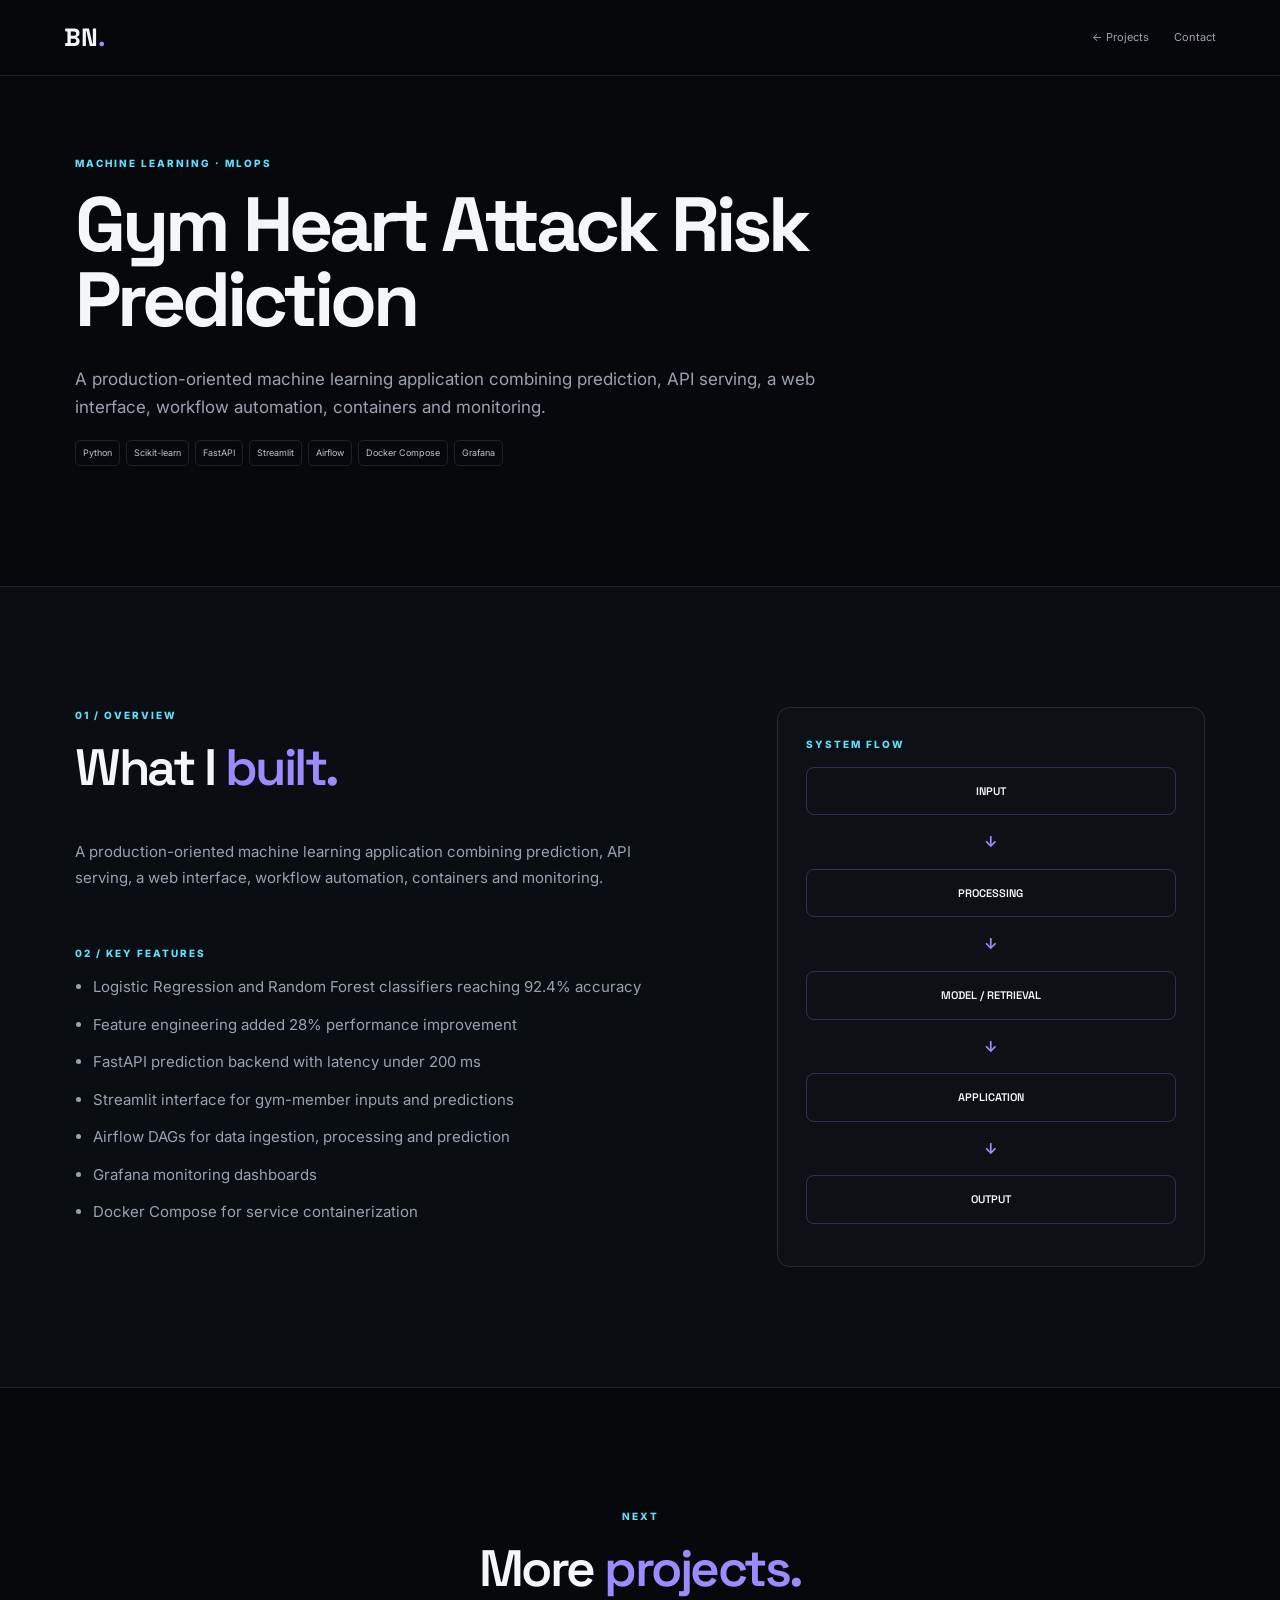
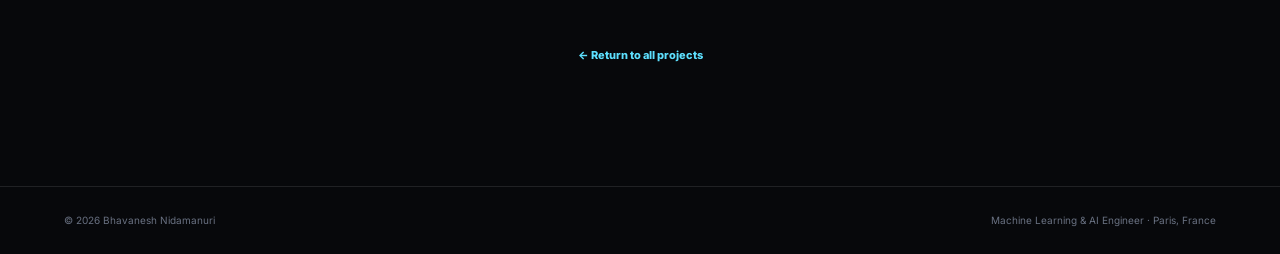
<file: projects/gym-mlops.html>
<!doctype html><html lang="en"><head><meta charset="utf-8"><meta name="viewport" content="width=device-width,initial-scale=1"><title>Gym Heart Attack Risk Prediction | Bhavanesh Nidamanuri</title><link rel="preconnect" href="https://fonts.googleapis.com"><link rel="preconnect" href="https://fonts.gstatic.com" crossorigin><link href="https://fonts.googleapis.com/css2?family=Inter:wght@400;500;600;700;800&family=Space+Grotesk:wght@500;600;700&display=swap" rel="stylesheet"><link rel="stylesheet" href="../css/style.css"></head><body><header><a class="logo" href="../index.html">BN<span>.</span></a><nav><a href="../index.html#projects">← Projects</a><a href="../index.html#contact">Contact</a></nav></header><main><section class="section casehero"><label>MACHINE LEARNING · MLOPS</label><h1>Gym Heart Attack Risk Prediction</h1><p>A production-oriented machine learning application combining prediction, API serving, a web interface, workflow automation, containers and monitoring.</p><div class="chips"><i>Python</i><i>Scikit-learn</i><i>FastAPI</i><i>Streamlit</i><i>Airflow</i><i>Docker Compose</i><i>Grafana</i></div></section><section class="section dark"><div class="casegrid"><div><label>01 / OVERVIEW</label><h2>What I <span>built.</span></h2><p class="casep">A production-oriented machine learning application combining prediction, API serving, a web interface, workflow automation, containers and monitoring.</p><label class="spaced">02 / KEY FEATURES</label><ul class="case-list"><li>Logistic Regression and Random Forest classifiers reaching 92.4% accuracy</li><li>Feature engineering added 28% performance improvement</li><li>FastAPI prediction backend with latency under 200 ms</li><li>Streamlit interface for gym-member inputs and predictions</li><li>Airflow DAGs for data ingestion, processing and prediction</li><li>Grafana monitoring dashboards</li><li>Docker Compose for service containerization</li></ul></div><aside class="architecture"><label>SYSTEM FLOW</label><div>INPUT</div><b>↓</b><div>PROCESSING</div><b>↓</b><div>MODEL / RETRIEVAL</div><b>↓</b><div>APPLICATION</div><b>↓</b><div>OUTPUT</div></aside></div></section><section class="section centersection"><label>NEXT</label><h2>More <span>projects.</span></h2><a class="case" href="../index.html#projects">← Return to all projects</a></section></main><footer>© 2026 Bhavanesh Nidamanuri <span>Machine Learning & AI Engineer · Paris, France</span></footer></body></html>
</file>
<file: css/style.css>
/* ============================================================
   BHAVANESH NIDAMANURI
   MACHINE LEARNING & AI ENGINEER PORTFOLIO
   ============================================================ */


/* ============================================================
   01. GLOBAL VARIABLES
   ============================================================ */

:root {

    /* Main colors */
    --bg: #07080b;
    --panel: #0d1016;

    /* Text colors */
    --text: #f5f6f8;
    --muted: #9aa2b2;

    /* Accent colors */
    --purple: #9a8cff;
    --cyan: #5de0ff;

    /* Borders */
    --line: #ffffff1a;

    /* Layout */
    --max: 1180px;
}


/* ============================================================
   02. GLOBAL RESET
   ============================================================ */

* {
    box-sizing: border-box;
    margin: 0;
    padding: 0;
}


html {
    scroll-behavior: smooth;
}


body {
    background: var(--bg);
    color: var(--text);

    font-family: "Inter", sans-serif;
    font-size: 15px;
    line-height: 1.7;
}


a {
    color: inherit;
    text-decoration: none;
}


img {
    max-width: 100%;
}


button {
    font-family: inherit;
}


/* ============================================================
   03. COMMON ELEMENTS
   ============================================================ */

.hero,
.section {
    max-width: var(--max);
    margin: auto;
}


label,
.kicker {
    display: block;

    color: var(--cyan);

    font-size: 10px;
    font-weight: 800;

    letter-spacing: 2px;
}


h1,
h2,
h3 {
    font-family: "Space Grotesk", sans-serif;
}


h2 {
    margin: 17px 0 45px;

    font-size: clamp(36px, 4vw, 56px);
    font-weight: 600;
    line-height: 1.05;

    letter-spacing: -2.5px;
}


h2 span,
h1 em {
    color: var(--purple);
    font-style: normal;
}


/* ============================================================
   04. NAVIGATION
   ============================================================ */

header {

    position: fixed;
    top: 0;
    left: 0;
    right: 0;

    z-index: 20;

    height: 76px;

    display: flex;
    align-items: center;
    justify-content: space-between;

    padding: 0 5vw;

    background: #07080bcc;

    backdrop-filter: blur(18px);

    border-bottom: 1px solid var(--line);
}


.logo {
    font-family: "Space Grotesk", sans-serif;

    font-size: 25px;
    font-weight: 700;
}


.logo span {
    color: var(--purple);
}


nav {
    display: flex;
    align-items: center;

    gap: 25px;
}


nav a {
    color: var(--muted);

    font-size: 11px;

    transition:
        color 0.2s ease;
}


nav a:hover {
    color: white;
}


.nav-cv {

    padding: 8px 14px;

    color: white !important;

    background: rgba(154, 140, 255, 0.10);

    border: 1px solid var(--purple);

    border-radius: 6px;
}


.menu {

    display: none;

    background: transparent;

    border: 0;

    color: white;

    font-size: 24px;

    cursor: pointer;
}


/* ============================================================
   05. HERO SECTION
   ============================================================ */

.hero {

    min-height: 100vh;

    display: grid;

    grid-template-columns: 1.1fr 0.9fr;

    align-items: center;

    gap: 50px;

    padding: 155px 25px 100px;
}


/* Availability badge */

.availability {

    display: inline-block;

    padding: 6px 11px;

    color: #c6cbd5;

    font-size: 9px;
    font-weight: 800;

    letter-spacing: 1px;

    border: 1px solid var(--line);

    border-radius: 99px;
}


/* Hero kicker */

.kicker {
    margin-top: 30px;
}


/* Main heading */

h1 {

    margin: 15px 0 27px;

    font-size: clamp(48px, 6vw, 77px);

    font-weight: 700;

    line-height: 0.98;

    letter-spacing: -4px;
}


/* Hero description */

.lead {

    max-width: 680px;

    color: var(--muted);

    font-size: 16px;
}


/* Hero buttons */

.actions {

    display: flex;

    flex-wrap: wrap;

    gap: 10px;

    margin-top: 28px;
}


.btn {

    display: inline-block;

    padding: 12px 17px;

    font-size: 12px;
    font-weight: 800;

    border: 1px solid var(--line);

    border-radius: 8px;

    transition:
        transform 0.2s ease,
        background 0.2s ease,
        border-color 0.2s ease;
}


.btn:hover {
    transform: translateY(-2px);

    border-color: #ffffff40;
}


.btn.primary {

    background: var(--purple);

    border-color: var(--purple);

    color: #ffffff;
}


/* Social links */

.links {

    display: flex;

    gap: 22px;

    margin-top: 30px;
}


.links a {

    color: #b0b7c4;

    font-size: 11px;

    border-bottom: 1px solid var(--line);
}


/* ============================================================
   06. HERO VISUAL
   ============================================================ */

.visual {

    position: relative;

    height: 480px;

    display: flex;

    align-items: center;
    justify-content: center;
}


.orb {

    width: 290px;
    height: 290px;

    border-radius: 50%;

    background:
        radial-gradient(
            circle,
            #aaa1ff,
            transparent 65%
        );

    opacity: 0.6;
}


/* Code window */

.code {

    position: absolute;

    width: min(450px, 100%);

    background: #0a0c12f2;

    border: 1px solid #9a8cff55;

    border-radius: 14px;

    box-shadow:
        0 30px 100px #0009;
}


.bar {

    height: 36px;

    padding: 8px 13px;

    color: #697182;

    font-family: Consolas, monospace;

    font-size: 10px;

    border-bottom: 1px solid var(--line);
}


.code pre {

    padding: 23px;

    color: #dce0e8;

    font-family: Consolas, monospace;

    font-size: 12px;

    line-height: 1.85;
}


.code b {
    color: #b6aaff;
}


.code i {

    color: #7fe3b0;

    font-style: normal;
}


/* Floating metrics */

.float {

    position: absolute;

    padding: 11px 14px;

    background: #0d1016f2;

    border: 1px solid var(--line);

    border-radius: 10px;
}


.float b {

    display: block;

    color: var(--cyan);

    font-family: "Space Grotesk", sans-serif;

    font-size: 18px;
}


.float small {

    color: var(--muted);

    font-size: 9px;
}


.float.one {
    left: 0;
    top: 22%;
}


.float.two {
    right: 0;
    bottom: 18%;
}


/* ============================================================
   07. GENERAL SECTIONS
   ============================================================ */

.section {
    padding: 120px 25px;
}


.section.dark {

    max-width: none;

    padding-left:
        max(
            25px,
            calc((100vw - var(--max)) / 2 + 25px)
        );

    padding-right:
        max(
            25px,
            calc((100vw - var(--max)) / 2 + 25px)
        );

    background: #0a0d12;

    border-top: 1px solid var(--line);
    border-bottom: 1px solid var(--line);
}


/* ============================================================
   08. ABOUT SECTION
   ============================================================ */

.split {

    display: grid;

    grid-template-columns: 1fr 1fr;

    gap: 90px;
}


.prose {

    max-width: 600px;

    color: var(--muted);
}


.prose p {
    margin-bottom: 18px;
}


/* Quick facts */

.facts {

    display: grid;

    grid-template-columns: repeat(4, 1fr);

    margin-top: 60px;

    border-top: 1px solid var(--line);
    border-bottom: 1px solid var(--line);
}


.facts div {

    display: flex;

    flex-direction: column;

    padding: 18px;

    border-right: 1px solid var(--line);
}


.facts small,
.edu small {

    color: #727b8c;

    font-size: 9px;

    text-transform: uppercase;

    letter-spacing: 1px;
}


/* ============================================================
   09. CAPABILITIES
   ============================================================ */

.cards {

    display: grid;

    grid-template-columns: repeat(4, 1fr);

    gap: 12px;
}


.cards article {

    min-height: 255px;

    padding: 25px;

    background: #ffffff05;

    border: 1px solid var(--line);

    border-radius: 12px;
}


.cards article > b {

    color: var(--purple);

    font-family: monospace;

    font-size: 10px;

    letter-spacing: 1.5px;
}


.cards h3 {

    margin: 28px 0 12px;

    font-size: 21px;

    font-weight: 600;
}


.cards p {

    color: var(--muted);

    font-size: 12px;
}


.cards small {

    display: block;

    margin-top: 22px;

    color: #c1c7d3;

    font-size: 10px;
}


/* ============================================================
   10. PROJECTS
   ============================================================ */

.heading {

    display: flex;

    align-items: end;

    justify-content: space-between;
}


.heading p {

    max-width: 320px;

    margin-bottom: 44px;

    color: var(--muted);

    font-size: 12px;
}


/* Project card */

.project {

    padding: 30px;

    background: #ffffff05;

    border: 1px solid var(--line);

    border-radius: 13px;
}


.project.featured {

    display: grid;

    grid-template-columns: 80px 1fr;

    padding: 38px;

    background: #9a8cff0e;

    border-color: #9a8cff44;
}


.project > small,
.project.featured small {

    color: var(--purple);

    font-family: monospace;

    font-size: 10px;

    font-weight: 700;

    letter-spacing: 1.5px;
}


.project h3 {

    margin: 10px 0;

    font-size: 27px;

    font-weight: 600;
}


.projectgrid .project h3 {
    font-size: 23px;
}


.project p {

    color: var(--muted);

    font-size: 12px;
}


.projectgrid {

    display: grid;

    grid-template-columns: 1fr 1fr;

    gap: 12px;

    margin-top: 12px;
}


.num {

    color: var(--purple);

    font-family: monospace;

    font-size: 11px;

    font-weight: 700;
}


/* Project metrics */

.metrics {

    display: flex;

    gap: 35px;

    margin: 23px 0;
}


.metrics b {

    font-family: "Space Grotesk", sans-serif;

    font-size: 18px;
}


.metrics small {

    display: block;

    color: #727b8c;

    font-size: 9px;

    font-weight: 400;
}


/* Technology chips */

.chips {

    display: flex;

    flex-wrap: wrap;

    gap: 6px;

    margin-top: 18px;
}


.chips i {

    padding: 4px 7px;

    color: #bbc2ce;

    font-size: 9px;

    font-style: normal;

    border: 1px solid var(--line);

    border-radius: 5px;
}


/* Case study link */

.case {

    display: inline-block;

    margin-top: 22px;

    color: var(--cyan);

    font-size: 11px;

    font-weight: 800;
}




/* Project action links */

.project-actions {
    display: flex;
    flex-wrap: wrap;
    align-items: center;
    gap: 16px;
    margin-top: 22px;
}

.project-actions .case {
    margin-top: 0;
}

.repo {
    display: inline-flex;
    align-items: center;
    min-height: 30px;
    padding: 7px 11px;
    color: #dce2ed;
    font-size: 10px;
    font-weight: 700;
    text-decoration: none;
    border: 1px solid var(--line);
    border-radius: 6px;
    background: #ffffff05;
    transition: transform .2s ease, border-color .2s ease, background .2s ease;
}

.repo:hover {
    transform: translateY(-2px);
    border-color: #9a8cff66;
    background: #9a8cff0d;
}

.muted-repo {
    color: #747d8d;
    cursor: default;
}

.muted-repo:hover {
    transform: none;
    border-color: var(--line);
    background: #ffffff05;
}


/* ============================================================
   11. EXPERIENCE
   ============================================================ */

.timeline {
    max-width: 950px;
}


.timeline article {

    display: grid;

    grid-template-columns: 200px 1fr;

    gap: 45px;

    padding: 35px 0;

    border-bottom: 1px solid var(--line);
}


.timeline time {

    color: var(--cyan);

    font-size: 10px;
}


.timeline article small {

    color: #c3c9d4;

    font-size: 11px;
}


.timeline h3 {

    margin: 0 0 5px;

    font-size: 21px;

    font-weight: 600;
}


.timeline article p {

    margin-top: 12px;

    color: var(--muted);

    font-size: 12px;
}


/* ============================================================
   12. EDUCATION
   ============================================================ */

.edu {

    display: grid;

    grid-template-columns: 1fr 1fr;

    gap: 12px;
}


.edu article {

    padding: 30px;

    border: 1px solid var(--line);

    border-radius: 13px;
}


.edu article:first-child {

    border-color: #9a8cff55;
}


.edu h3 {

    margin: 15px 0 3px;

    font-size: 21px;

    font-weight: 600;
}


.edu p {

    margin-bottom: 18px;

    color: var(--muted);

    font-size: 12px;
}


/* ============================================================
   13. TECH STACK
   ============================================================ */

.tech-stack-grid {

    max-width: 1100px;
}


/* Each technology category */

.skill-row {

    display: grid;

    grid-template-columns: 220px 1fr;

    align-items: center;

    gap: 25px;

    padding: 22px 0;

    border-bottom: 1px solid var(--line);
}


.skill-row:first-child {
    border-top: 1px solid var(--line);
}


/* Technology list */

.tech-list {

    display: flex;

    flex-wrap: wrap;

    gap: 9px;
}


/* Technology card */

.tech-item {

    display: inline-flex;

    align-items: center;

    gap: 8px;

    min-height: 38px;

    padding: 7px 11px;

    color: #c8ced9;

    font-size: 11px;

    background: #ffffff05;

    border: 1px solid var(--line);

    border-radius: 8px;

    transition:
        transform 0.2s ease,
        border-color 0.2s ease,
        background 0.2s ease,
        color 0.2s ease;
}


.tech-item:hover {

    transform: translateY(-2px);

    color: white;

    background: #9a8cff0d;

    border-color: #9a8cff66;
}


/* Technology logos */

.tech-item img {

    width: 20px;
    height: 20px;

    flex: 0 0 20px;

    object-fit: contain;
    border-radius: 4px;
}


/* Custom technology badges */

.tech-badge {

    width: 20px;
    height: 20px;

    display: inline-flex;

    align-items: center;
    justify-content: center;

    flex: 0 0 20px;

    color: var(--cyan);

    font-family: "Space Grotesk", sans-serif;

    font-size: 7px;
    font-weight: 700;

    letter-spacing: 0.2px;

    background: #ffffff10;

    border: 1px solid #ffffff18;

    border-radius: 5px;
}


.tech-badge.ai {
    color: var(--purple);
}


/* ============================================================
   14. RESUME SECTION
   ============================================================ */

.resume-section {

    padding: 120px 25px;

    text-align: center;

    background:
        radial-gradient(
            circle at 50% 0,
            rgba(154, 140, 255, 0.12),
            transparent 45%
        );

    border-top: 1px solid var(--line);
    border-bottom: 1px solid var(--line);
}


.resume-content {

    max-width: 800px;

    margin: auto;
}


.resume-content h2 {
    margin-bottom: 20px;
}


.resume-content > p:not(.section-label) {

    max-width: 600px;

    margin: auto;

    color: var(--muted);

    font-size: 13px;
}


/* Center buttons */

.center {
    justify-content: center;
}


/* ============================================================
   15. CONTACT SECTION
   ============================================================ */

.contact {

    padding: 130px 25px;

    text-align: center;

    background: #9a8cff0c;
}


.contact h2 {

    font-size: clamp(
        45px,
        6vw,
        72px
    );
}


.contact p {

    max-width: 600px;

    margin: auto;

    color: var(--muted);
}


/* ============================================================
   16. FOOTER
   ============================================================ */

footer {

    display: flex;

    justify-content: space-between;

    padding: 25px 5vw;

    color: #697182;

    font-size: 10px;

    border-top: 1px solid var(--line);
}


/* ============================================================
   17. CASE STUDY PAGES
   ============================================================ */

.casehero {

    min-height: 65vh;

    display: flex;

    flex-direction: column;

    justify-content: center;

    padding-top: 155px;
}


.casehero h1 {
    max-width: 950px;
}


.casehero > p {

    max-width: 760px;

    color: var(--muted);

    font-size: 17px;
}


.casegrid {

    max-width: var(--max);

    display: grid;

    grid-template-columns: 1fr 0.7fr;

    gap: 90px;
}


.casep,
.case-list {

    max-width: 700px;

    color: var(--muted);
}


.case-list {
    padding-left: 18px;
}


.case-list li {
    margin: 12px 0;
}


.spaced {
    margin-top: 55px;
}


.architecture {

    padding: 28px;

    background: #ffffff04;

    border: 1px solid var(--line);

    border-radius: 13px;
}


.architecture div {

    margin: 14px 0;

    padding: 14px;

    text-align: center;

    font-family: "Space Grotesk", sans-serif;

    font-size: 11px;
    font-weight: 600;

    border: 1px solid #9a8cff44;

    border-radius: 8px;
}


.architecture b {

    display: block;

    text-align: center;

    color: var(--purple);
}


.centersection {
    text-align: center;
}


.centersection .case {
    margin-top: 0;
}


/* ============================================================
   18. RESPONSIVE DESIGN — TABLET
   ============================================================ */

@media (max-width: 900px) {

    /* Hero */
    .hero {
        grid-template-columns: 1fr;
    }


    /* Cards */
    .cards {
        grid-template-columns: 1fr 1fr;
    }


    /* About */
    .split {
        grid-template-columns: 1fr;

        gap: 20px;
    }


    /* Projects */
    .projectgrid {
        grid-template-columns: 1fr;
    }


    /* Education */
    .edu {
        grid-template-columns: 1fr;
    }


    /* Case studies */
    .casegrid {
        grid-template-columns: 1fr;

        gap: 35px;
    }

}


/* ============================================================
   19. RESPONSIVE DESIGN — MOBILE
   ============================================================ */

@media (max-width: 650px) {


    /* --------------------------------------------------------
       Navigation
    -------------------------------------------------------- */

    header {
        padding: 0 20px;
    }


    .menu {
        display: block;
    }


    nav {

        position: absolute;

        top: 76px;
        left: 0;
        right: 0;

        display: none;

        flex-direction: column;

        align-items: flex-start;

        padding: 18px 25px;

        gap: 18px;

        background: #080a0e;
    }


    nav.open {
        display: flex;
    }


    .nav-cv {
        width: 100%;

        text-align: center;
    }


    /* --------------------------------------------------------
       Hero
    -------------------------------------------------------- */

    .hero {

        padding: 130px 20px 80px;
    }


    .hero h1 {

        letter-spacing: -2.5px;
    }


    .visual {

        height: 380px;
    }


    .float {
        display: none;
    }


    /* --------------------------------------------------------
       Sections
    -------------------------------------------------------- */

    .section,
    .section.dark {

        padding: 90px 20px;
    }


    /* --------------------------------------------------------
       Facts
    -------------------------------------------------------- */

    .facts {

        grid-template-columns: 1fr 1fr;
    }


    .facts div {

        border-bottom: 1px solid var(--line);
    }


    /* --------------------------------------------------------
       Cards
    -------------------------------------------------------- */

    .cards {

        grid-template-columns: 1fr;
    }


    /* --------------------------------------------------------
       Projects
    -------------------------------------------------------- */

    .projectgrid {

        grid-template-columns: 1fr;
    }


    .project.featured {

        grid-template-columns: 1fr;

        gap: 20px;
    }


    /* --------------------------------------------------------
       Experience
    -------------------------------------------------------- */

    .timeline article {

        grid-template-columns: 1fr;

        gap: 8px;
    }


    /* --------------------------------------------------------
       Tech Stack
    -------------------------------------------------------- */

    .skill-row {

        grid-template-columns: 1fr;

        gap: 12px;
    }


    .tech-item {

        min-height: 36px;

        padding: 7px 10px;
    }


    /* --------------------------------------------------------
       Heading
    -------------------------------------------------------- */

    .heading {

        display: block;
    }


    .heading p {

        margin-bottom: 25px;
    }


    /* --------------------------------------------------------
       Footer
    -------------------------------------------------------- */

    footer {

        flex-direction: column;

        gap: 8px;
    }


    /* --------------------------------------------------------
       Resume
    -------------------------------------------------------- */

    .resume-section {

        padding: 90px 20px;
    }


    /* --------------------------------------------------------
       Contact
    -------------------------------------------------------- */

    .contact {

        padding: 100px 20px;
    }

}


/* ============================================================
   END OF STYLE.CSS
   ============================================================ */
</file>
